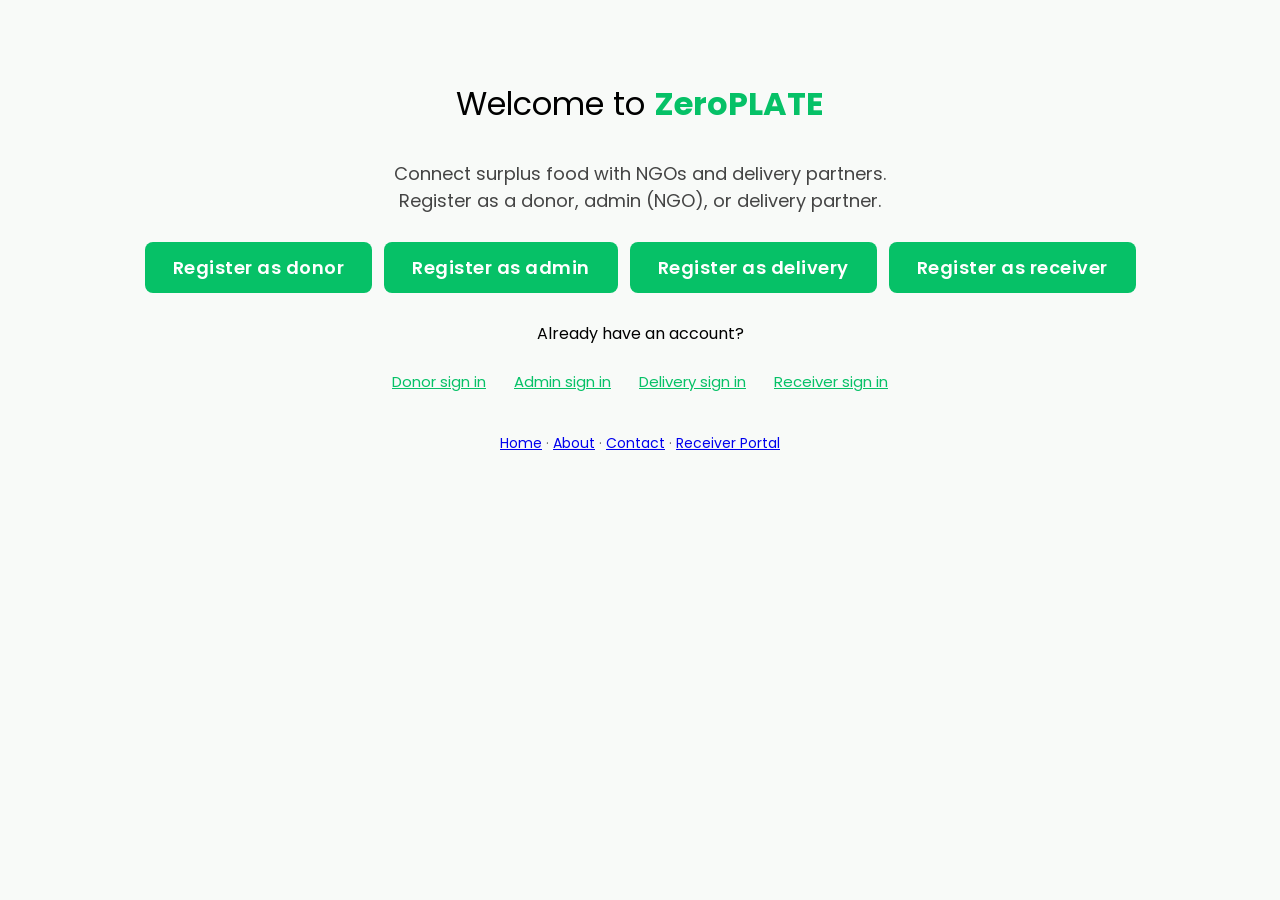
<file: MARK_X-main/MARK_X-main/index.html>
<!DOCTYPE html>
<html lang="en">
<head>
    <meta charset="UTF-8">
    <meta http-equiv="X-UA-Compatible" content="IE=edge">
    <meta name="viewport" content="width=device-width, initial-scale=1.0">
    <title>ZeroPLATE — Get started</title>
    <link rel="stylesheet" href="https://cdnjs.cloudflare.com/ajax/libs/font-awesome/6.3.0/css/all.min.css">
    <link rel="stylesheet" href="https://fonts.googleapis.com/css2?family=Poppins:wght@300;500;600;700&display=swap">
    <style>
        body { font-family: 'Poppins', sans-serif; margin: 0; padding: 24px; text-align: center; background: #f8faf8; }
        .logo { padding-top: 24px; font-size: 32px; }
        .para { font-size: 18px; color: #444; max-width: 520px; margin: 16px auto; line-height: 1.5; }
        .log { display: flex; flex-wrap: wrap; gap: 12px; justify-content: center; margin: 28px 0; }
        a.cta {
            display: inline-block; font-size: 18px; background: #06C167; padding: 12px 28px;
            text-decoration: none; font-weight: 600; color: #fff; border-radius: 8px; letter-spacing: 0.5px;
            transition: transform 0.2s, box-shadow 0.2s;
        }
        a.cta:hover { transform: translateY(-2px); box-shadow: 0 6px 20px rgba(6,193,103,0.35); }
        a.sub { color: #06C167; font-size: 15px; display: inline-block; margin: 8px 12px; }
        .footer-links { margin-top: 32px; font-size: 14px; color: #666; }
    </style>
</head>
<body>
    <p class="logo">Welcome to <b style="color: #06C167;">ZeroPLATE</b></p>
    <p class="para">Connect surplus food with NGOs and delivery partners. Register as a donor, admin (NGO), or delivery partner.</p>
    <div class="log">
        <a class="cta" href="signup.php">Register as donor</a>
        <a class="cta" href="admin/signup.php">Register as admin</a>
        <a class="cta" href="delivery/deliverysignup.php">Register as delivery</a>
        <a class="cta" href="receiver_portal.html">Register as receiver</a>
    </div>
    <p>Already have an account?</p>
    <a class="sub" href="signin.php">Donor sign in</a>
    <a class="sub" href="admin/login.php">Admin sign in</a>
    <a class="sub" href="delivery/deliverylogin.php">Delivery sign in</a>
    <a class="sub" href="receiver_portal.html">Receiver sign in</a>
    <div class="footer-links">
        <a href="home.html">Home</a> · <a href="about.html">About</a> · <a href="contact.html">Contact</a> · <a href="receiver_portal.html">Receiver Portal</a>
    </div>
</body>
</html>
</file>
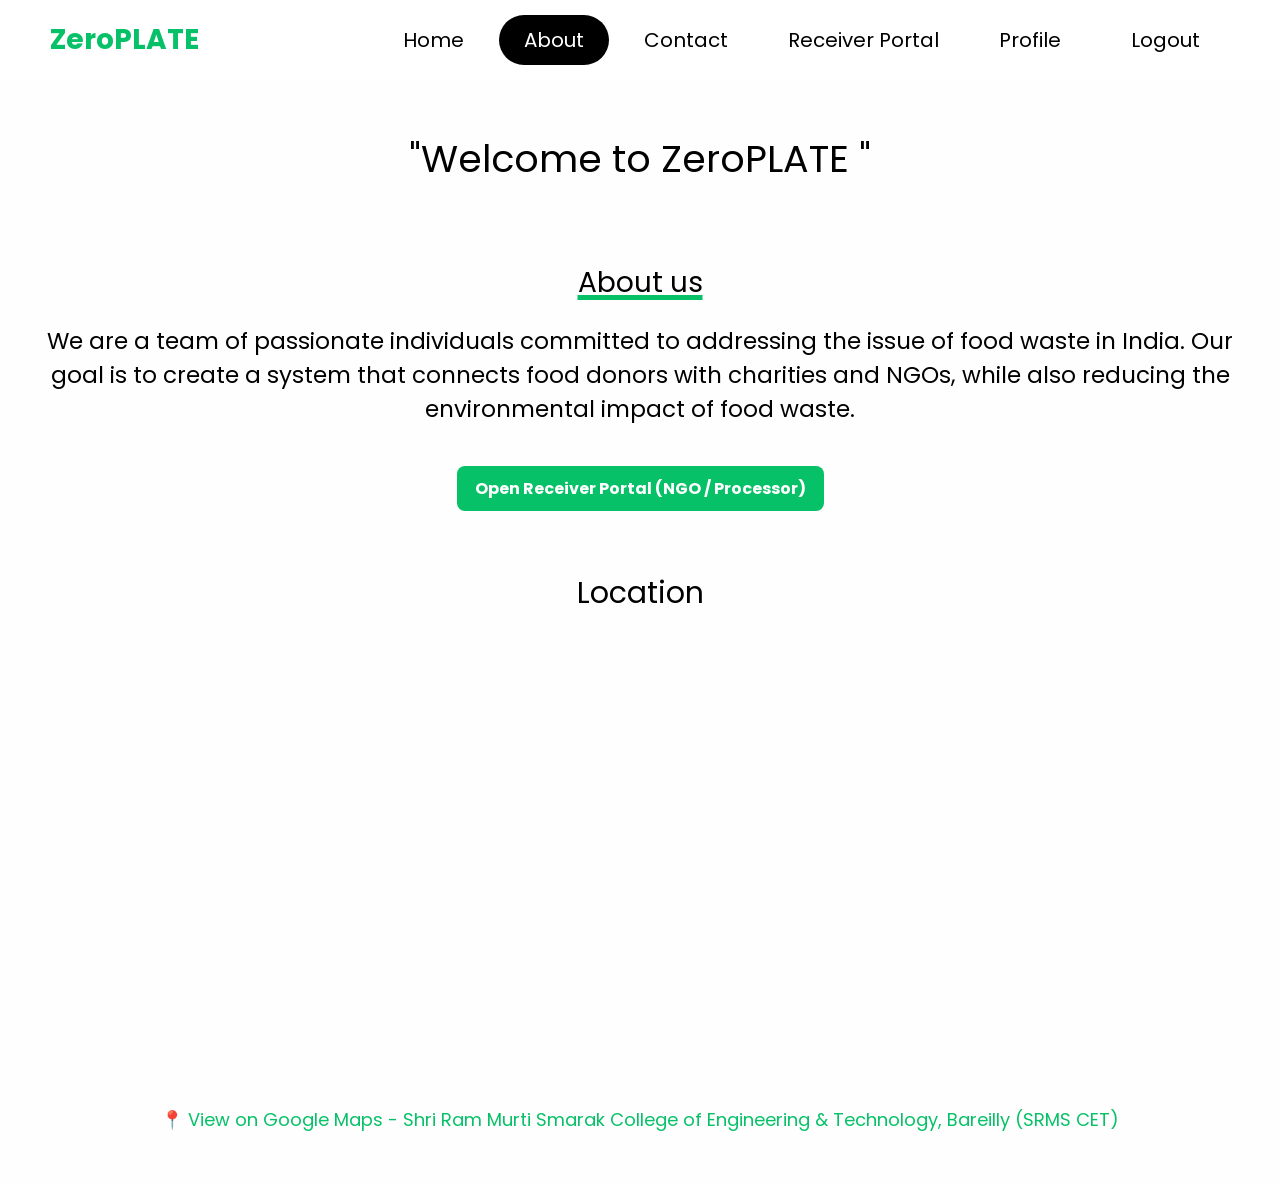
<file: MARK_X-main/MARK_X-main/about.html>
<!DOCTYPE html>
<html lang="en">
<head>
    <meta charset="UTF-8">
    <meta http-equiv="X-UA-Compatible" content="IE=edge">
    <meta name="viewport" content="width=device-width, initial-scale=1.0">
    <title>About Us - ZeroPLATE</title>
    <link rel="stylesheet" href="home.css">
    <link rel="stylesheet" href="https://unicons.iconscout.com/release/v4.0.0/css/line.css">
    <style>
        .notification-bell {
            position: relative;
            display: inline-block;
            cursor: pointer;
            margin-left: 10px;
        }
        .notification-bell i {
            font-size: 24px;
            color: #06C167;
        }
        .notification-badge {
            position: absolute;
            top: -5px;
            right: -5px;
            background: #e74c3c;
            color: white;
            border-radius: 50%;
            width: 20px;
            height: 20px;
            display: flex;
            align-items: center;
            justify-content: center;
            font-size: 12px;
            font-weight: bold;
        }
        .notification-panel {
            position: fixed;
            top: 80px;
            right: 20px;
            width: 350px;
            max-height: 500px;
            background: white;
            border-radius: 10px;
            box-shadow: 0 5px 25px rgba(0,0,0,0.2);
            z-index: 1000;
            display: none;
            overflow-y: auto;
        }
        .notification-panel.active {
            display: block;
        }
        .notification-header {
            padding: 15px;
            border-bottom: 1px solid #eee;
            display: flex;
            justify-content: space-between;
            align-items: center;
        }
        .notification-item {
            padding: 15px;
            border-bottom: 1px solid #eee;
            cursor: pointer;
            transition: background 0.3s;
        }
        .notification-item:hover {
            background: #f5f5f5;
        }
        .notification-item.new {
            background: #e8f5e9;
        }
    </style>
</head>
<body>
    <header>
        <div class="logo"><b style="color: #06C167;">ZeroPLATE</b></div>
        <div class="hamburger">
            <div class="line"></div>
            <div class="line"></div>
            <div class="line"></div>
        </div>
        <nav class="nav-bar">
            <ul>
                <li><a href="home.html" >Home</a></li>
                <li><a href="#about" class="active" >About</a></li>
                <li><a href="contact.html" >Contact</a></li>
                <li><a href="receiver_portal.html">Receiver Portal</a></li>
                <li><a href="profile.php" >Profile</a></li>
                <li>
                    <div class="notification-bell" id="notificationBell" role="button" tabindex="0" aria-label="Notifications" aria-expanded="false" aria-controls="notificationPanel" onclick="toggleNotifications()">
                        <i class="uil uil-bell" aria-hidden="true"></i>
                        <span class="notification-badge" id="notificationBadge" style="display: none;">0</span>
                    </div>
                </li>
                <li><a href="logout.php" >Logout</a></li>
            </ul>
        </nav>
    </header>
    
    <!-- Notification Panel -->
    <div class="notification-panel" id="notificationPanel" role="region" aria-label="Notifications list">
        <div class="notification-header">
            <h3>Notifications</h3>
            <button type="button" onclick="toggleNotifications()" aria-label="Close notifications" style="cursor: pointer; border: none; background: none; font-size: 1.2rem;">✕</button>
        </div>
        <div id="notificationList">
            <!-- Notifications will be loaded here -->
        </div>
    </div>
    <script>
        hamburger=document.querySelector(".hamburger");
        hamburger.onclick =function(){
            navBar=document.querySelector(".nav-bar");
            navBar.classList.toggle("active");
        }
    </script>
    <style>
       
        
        .coverc{
          width: 100%;
          height: 400px;
          background:url('img/about3.jpg')no-repeat;
    background-size: cover;
    display: grid;
    place-items:center;
    padding-top: 8rem;
 
        } 
        .title{
          font-size: 38px;
          text-align: center;
          align-items: center; 
        }
       
        .para p{
            font-size: 23px;
            margin-left: 20px;
            margin-right: 20px;
        }
          @media (max-width: 767px) {
            .para p{
               font-size: 16px;
               /* margin-left: 10px; */
              }
            #pptslide{
                height: 200px;
                width: 300px;

            }
            #map{
              height: 200px;
                width: 300px;


            }
            #overview{
              height: 200px;
                width: 300px;
            }
            
        .title{
          font-size: 28px;
          margin: 10px;
          text-align: center;
          align-items: center; 
        }
       

          }
     
    </style>
    <br>
    <br>
    <!-- <section class="coverc">
        
    
    </section> -->
    <p class="title">"Welcome to <u> ZeroPLATE</u> "</p>
    <br>
    <br>
    <br>
        <p class="heading">About us</p>
        <!-- <p  style=" font-size:30px ; text-align: center;" > ABOUT <span>US</span> </p> -->
      
        <!-- <br> -->
      <div class="para">
        <!-- <p>"Welcome to ZeroPLATE, India's largest and most trusted donating platform that connects donors to verified nonprofits. ZeroPLATE helps you become a ray of hope for people in need. Choose a cause that is close to your heart and join hands with millions of donors like you who aim to make this world a better place."</p> -->
      
        <p>We are a team of passionate individuals committed to addressing the issue of food waste in India. Our goal is to create a system that connects food donors with charities and NGOs, while also reducing the environmental impact of food waste.</p>
      </div>
      <div style="text-align:center; margin: 20px 0 10px 0;">
        <a href="receiver_portal.html" style="display:inline-block; padding: 10px 18px; background:#06C167; color:#fff; border-radius:8px; text-decoration:none; font-weight:700;">Open Receiver Portal (NGO / Processor)</a>
      </div>
      <br>
 
      
    
      <br>
      


<div class="map"  style="  text-align: center; padding-bottom: 50px;" >
<p  style=" font-size:30px ;" > Location  </p>
<iframe src="https://www.google.com/maps/embed?pb=!1m18!1m12!1m3!1d3539.1234567890123!2d79.4336943!3d28.4769351!2m3!1f0!2f0!3f0!3m2!1i1024!2i768!4f13.1!3m3!1m2!1s0x39a0093f19e7efb7%3A0xea5c3b8d960bc2cb!2sShri+Ram+Murti+Smarak+College+of+Engineering+%26+Technology%2C+Bareilly+(SRMS+CET)!5e0!3m2!1sen!2sin!4v1734567890123!5m2!1sen!2sin" width="777" height="473" style="border:0;" allowfullscreen="" loading="lazy" referrerpolicy="no-referrer-when-downgrade" id="map"></iframe>
<p style="margin-top: 10px;"><a href="https://www.google.com/maps/place/Shri+Ram+Murti+Smarak+College+of+Engineering+%26+Technology,+Bareilly+(SRMS+CET)/@28.4769351,79.4336943,17z/data=!3m1!4b1!4m6!3m5!1s0x39a0093f19e7efb7:0xea5c3b8d960bc2cb!8m2!3d28.4769351!4d79.4362692!16s%2Fg%2F11c2phj8yy?entry=ttu&g_ep=EgoyMDI1MTIwMi4wIKXMDSoASAFQAw%3D%3D" target="_blank" style="color: #06C167; text-decoration: none; font-size: 18px;">📍 View on Google Maps - Shri Ram Murti Smarak College of Engineering & Technology, Bareilly (SRMS CET)</a></p>
     </div>


     <!-- <p class="heading"> Our Story</p>
     <div class="para">
       <p>Our journey began with a realization that food waste is a significant problem in India. According to a report by the United Nations, India is the world's second-largest food producer, yet it also has one of the highest rates of food waste. This waste has a significant impact on the environment, as well as on food security in the country.</p>
     </div> -->
     <!-- <div class="overview"  style="  text-align: center; padding-bottom: 50px;" >
      <iframe frameborder="no" border="0" marginwidth="0" marginheight="0" width=1400 height=800 src="https://edrawcloudpublicus.s3.amazonaws.com/viewer/self/3094230/share/2023-3-2/1677763924/main.svg" id="overview"></iframe>
     </div> -->
    <script src="https://unicons.iconscout.com/release/v4.0.0/script/monochrome/bundle.js"></script>
    <script>
        setInterval(function() {
            checkForUpdates();
        }, 10000);

        function checkForUpdates() {
            fetch('check_user_updates.php')
                .then(response => response.json())
                .then(data => {
                    if(data.notificationCount > 0) {
                        document.getElementById('notificationBadge').textContent = data.notificationCount;
                        document.getElementById('notificationBadge').style.display = 'flex';
                        loadNotifications();
                    } else {
                        document.getElementById('notificationBadge').style.display = 'none';
                    }
                })
                .catch(error => console.error('Error:', error));
        }

        function loadNotifications() {
            fetch('get_user_notifications.php')
                .then(response => response.json())
                .then(data => {
                    const notificationList = document.getElementById('notificationList');
                    notificationList.innerHTML = '';
                    if(data.notifications.length === 0) {
                        notificationList.innerHTML = '<div style="padding: 20px; text-align: center; color: #666;">No new notifications</div>';
                    } else {
                        data.notifications.forEach(notif => {
                            const item = document.createElement('div');
                            item.className = 'notification-item' + (notif.isNew ? ' new' : '');
                            item.innerHTML = `
                                <div style="font-weight: bold; margin-bottom: 5px;">${notif.title}</div>
                                <div style="font-size: 12px; color: #666;">${notif.message}</div>
                                <div style="font-size: 11px; color: #999; margin-top: 5px;">${notif.time}</div>
                            `;
                            notificationList.appendChild(item);
                        });
                    }
                });
        }

        function toggleNotifications() {
            const panel = document.getElementById('notificationPanel');
            const bell = document.getElementById('notificationBell');
            panel.classList.toggle('active');
            const open = panel.classList.contains('active');
            if (bell) bell.setAttribute('aria-expanded', open ? 'true' : 'false');
            if(open) {
                loadNotifications();
            }
        }

        document.getElementById('notificationBell')?.addEventListener('keydown', function(e) {
            if (e.key === 'Enter' || e.key === ' ') {
                e.preventDefault();
                toggleNotifications();
            }
        });

        checkForUpdates();
    </script>
</body>
</html>
</file>
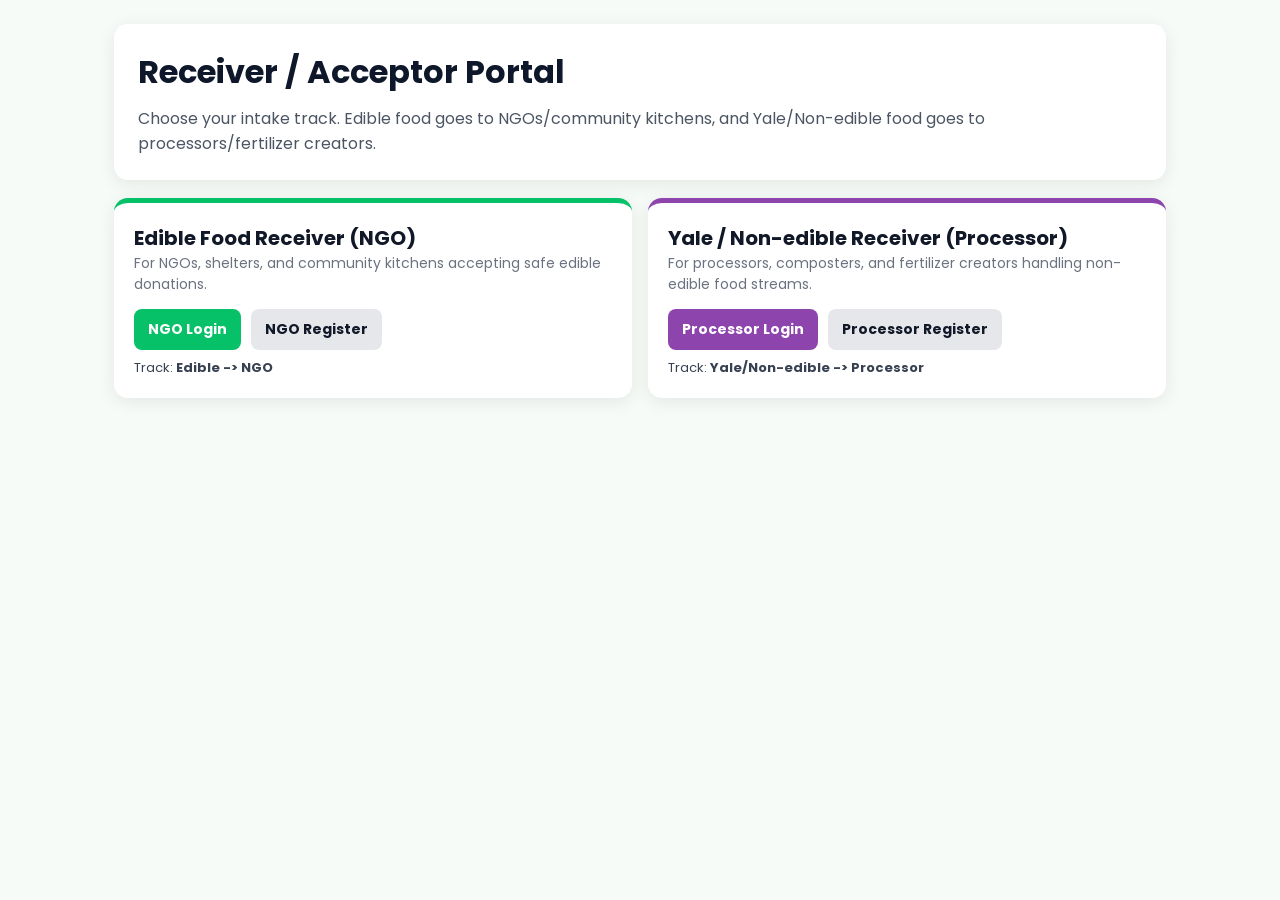
<file: MARK_X-main/MARK_X-main/receiver_portal.html>
<!DOCTYPE html>
<html lang="en">
<head>
    <meta charset="UTF-8">
    <meta name="viewport" content="width=device-width, initial-scale=1.0">
    <title>Receiver Portal - ZeroPLATE</title>
    <link rel="stylesheet" href="home.css">
    <style>
        body { background: #f6fbf8; margin: 0; font-family: Arial, sans-serif; }
        .wrap { max-width: 1100px; margin: 0 auto; padding: 24px; }
        .hero { background: #fff; border-radius: 14px; padding: 24px; box-shadow: 0 4px 18px rgba(0,0,0,.08); margin-bottom: 18px; }
        .hero h1 { margin: 0 0 10px; color: #0f172a; }
        .hero p { margin: 0; color: #4b5563; }
        .grid { display: grid; grid-template-columns: repeat(auto-fit, minmax(280px, 1fr)); gap: 16px; }
        .card { background: #fff; border-radius: 14px; box-shadow: 0 4px 18px rgba(0,0,0,.08); padding: 20px; border-top: 5px solid #06C167; }
        .card.processor { border-top-color: #8e44ad; }
        .card h2 { margin-top: 0; font-size: 20px; color: #111827; }
        .muted { color: #6b7280; font-size: 14px; line-height: 1.5; }
        .actions { display: flex; gap: 10px; flex-wrap: wrap; margin-top: 14px; }
        .btn { text-decoration: none; padding: 10px 14px; border-radius: 8px; display: inline-block; font-weight: 700; font-size: 14px; }
        .btn-primary { background: #06C167; color: #fff; }
        .btn-secondary { background: #e5e7eb; color: #111827; }
        .processor .btn-primary { background: #8e44ad; }
        .meta { margin-top: 8px; color: #374151; font-size: 13px; }
    </style>
</head>
<body>
    <div class="wrap">
        <div class="hero">
            <h1>Receiver / Acceptor Portal</h1>
            <p>Choose your intake track. Edible food goes to NGOs/community kitchens, and Yale/Non-edible food goes to processors/fertilizer creators.</p>
        </div>
        <div class="grid">
            <div class="card">
                <h2>Edible Food Receiver (NGO)</h2>
                <p class="muted">For NGOs, shelters, and community kitchens accepting safe edible donations.</p>
                <div class="actions">
                    <a class="btn btn-primary" href="org/login.php?track=ngo">NGO Login</a>
                    <a class="btn btn-secondary" href="org/signup.php?track=ngo">NGO Register</a>
                </div>
                <div class="meta">Track: <strong>Edible -> NGO</strong></div>
            </div>
            <div class="card processor">
                <h2>Yale / Non-edible Receiver (Processor)</h2>
                <p class="muted">For processors, composters, and fertilizer creators handling non-edible food streams.</p>
                <div class="actions">
                    <a class="btn btn-primary" href="org/login.php?track=processor">Processor Login</a>
                    <a class="btn btn-secondary" href="org/signup.php?track=processor">Processor Register</a>
                </div>
                <div class="meta">Track: <strong>Yale/Non-edible -> Processor</strong></div>
            </div>
        </div>
    </div>
</body>
</html>
</file>
<file: MARK_X-main/MARK_X-main/home.css>
@import url('https://fonts.googleapis.com/css2?family=Poppins:ital,wght@0,200;0,300;0,500;0,700;0,800;1,400;1,600&display=swap');
:root{
  --navcolor:white;
  --navfont:black;
  --green:#06C167;
  --box-shadow:0 .5rem 1rem rgba(0,0,0.1)
}
*{
  
  margin: 0;
  padding: 0;
  list-style: none;
  text-decoration: none;
  /* font-family:sans-serif; */
  box-sizing: border-box;
  font-family: 'Poppins', sans-serif;

}
body{
  background-color: #fefefe;
    /* margin: 0; */
  /* padding: 0; */

}
/* navigation bar  */
header{
  width: 100%;
  height: 80px;
  background-color: var(--navcolor);
  display: flex;
  justify-content: space-between;
  align-items: center;
  padding: 0 100px;
}
.logo{
  font-size: 28px;
  color:var(--navfont);
}
.hamburger{
  display:none;
}
.nav-bar ul{
  display: flex;
}
.nav-bar ul li a{
   display: block;
   color: var(--navfont);
   font-size: 20px ;
   padding:10px 25px;
   border-radius: 50px;
   transition: 0.2s;
   margin: 0 5px;

}
.nav-bar ul li a:hover{
  color: var(--navcolor);
  background-color: var(--navfont);
  border-radius: 50px;
}
.nav-bar ul li a.active{
  color:var(--navcolor);
  background-color: var(--navfont);
  /* border-bottom: 8px solid #06C167; */
 

}
@media only screen and (max-width:1320px){
  header{
    padding:0 50px;
  }
  .banner{
    width: 100%;
    height: 90vh;
    background:url('cover.jpeg')no-repeat;
  background-size: cover;
  display: grid;
  place-items:center;
  padding-top: 8rem;
  }
}
@media only screen and (max-width:1100px){
  header{
    padding:0 30px;
  }
}
@media only screen and (max-width:900px){
  
  .hamburger{
    display: block;
    cursor: pointer;
  }
  .hamburger .line{
    width:30px;
    height: 3px;
    background-color:var(--navfont);
    margin: 6px 0;
  }
  .nav-bar{
    height: 0;
    position: absolute;
    top:80px;
    left: 0;
    right: 0;
    width: 100vw;
    background-color: #06C167;
    transition: 0.2s;
    overflow: hidden;

  }
  .nav-bar.active {
    height: 450px;
    z-index: 10;
  }
 
  .nav-bar ul{
    display: block;
    width:fit-content;
    margin: 80px auto 0 auto;
    text-align: center;
    transition: 0.5s;
    opacity: 0;

  }
  .nav-bar.active ul {
    opacity: 1;

  }
  .nav-bar ul li a{
    margin-bottom: 12px;

  }
  .banner{
    background-image: none;
  }
}
/* nav end */

.banner{
  width: auto;
  height: auto;
  background:url('img/coverimage.jpeg')no-repeat;
  background-size: cover;
  display: grid;
  place-items:center;
  padding-top: 8rem;
}
@media only screen   
and (min-device-width : 1200px)  
  {


    .banner{
      
      align-items: flex-end;
    width: 100%;
     height:80vh;
    background:url('img/coverimage.jpeg')no-repeat;
    background-size: cover;
    display: grid;
    padding-top: 8rem;
    }
    .wrapper{
      padding:20px 40px 20px 40px;
    }
    
  
  }
.content
{
  padding: 20px;
  background-color: #06C167;

  z-index: 0;
}

.content p
{
  
  font-size: 1.1em;
  color:white;
  margin: 20px 0;
  font-weight: 400;
  max-width: 700px;
}
.banner a
{
  display: inline-block;
  font-size: 1em;
  background: #111;
  padding: 10px 30px;
  text-transform: uppercase;
  text-decoration: none;
  font-weight: 500;
  margin-top: 10px;
  color: #fff;
  letter-spacing: 2px;
  transition: 0.2s;
}
.banner a:hover
{
  letter-spacing: 6px;
}
.msg{
  height: 300px;
}


/* footer */
.footer {
  background-color: #414141;
  width: 100%;
  text-align: left;
  font-family: ;
  font-weight: bold;
  font-size: 16px;
  padding: 50px;
  margin-top: 50px;
}

.footer .footer-left,
.footer .footer-center,
.footer .footer-right {
  display: inline-block;
  vertical-align: top;
}


/* footer left*/

.footer .footer-left {
  width: 33%;
  padding-right: 15px;
}

.footer .about {
  line-height: 20px;
  color: #ffffff;
  font-size: 13px;
  font-weight: normal;
  margin: 0;
}

.footer .about span {
  display: block;
  color: #ffffff;
  font-size: 14px;
  font-weight: bold;
  margin-bottom: 20px;
}


/* footer center*/

.footer .footer-center {
  width: 30%;

}






.footer .footer-center p {
  display: inline-block;
  color: #ffffff;
  vertical-align: middle;
  margin: 0;
}

.footer .footer-center p span {
  display: block;
  color: #ffffff;
  font-size: 14px;
  font-weight: bold;
  margin-bottom: 20px;
}

.footer .footer-center p a {
  color: #06C167;
  text-decoration: none;
}


/* footer right*/

.footer .footer-right {
  width: 35%;
}

.footer h2 {
  color: #ffffff;
  font-size: 36px;
  font-weight: normal;
  margin: 0;
}

.footer h2 span {
  color: #06C167;
}

.footer .menu {
  color: #ffffff;
  margin: 20px 0 12px;
  padding: 0;
}

.footer .menu a {
  display: inline-block;
  line-height: 1.8;
  text-decoration: none;
  color: inherit;
}

.footer .menu a:hover {
  color: #06C167;
}

.footer .name {
  color: #06C167;
  font-size: 14px;
  font-weight: normal;
  margin: 0;
}
.deli {
  padding: 40px 20px;
  text-align: center;
  background: linear-gradient(135deg, #f5f5f5 0%, #ffffff 100%);
  display: block !important;
}
.deli .para{
  font-size: 20px;
  text-align: center;
  padding: 20px;
  color: #333;
  max-width: 800px;
  margin: 0 auto;
}
.deli img{
  max-width: 100%;
  height: auto;
  display: block;
  margin: 20px auto;
  border-radius: 15px;
  box-shadow: 0 4px 15px rgba(0,0,0,0.1);
}
.para{
  font-size: 20px;
  text-align: center;
  padding: 20px;
}

@media (max-width: 767px) {
  .content{
    /* padding: 10px; */
  }
  .deli .para{
    font-size: 23px; 
    text-align: center;
    

  }
  .deli {
    padding: 30px 15px;
  }
  .deli img{
   width: 100%;
   max-width: 400px;
   height: auto;
   display: block;
   margin: 20px auto;
  }
  .wrapper{
    grid-template-columns: 1fr;
    grid-gap: 15px;
  }
  .box{
    min-height: 200px;
  }
  .wrapper img{
    min-height: 200px;
  }
  
  .footer {
    font-size: 14px;
  }
  .footer .footer-left,
  .footer .footer-center,
  .footer .footer-right {
    display: block;
    width: 100%;
    margin-bottom: 60px;
    text-align: center;
  }
  .sociallist{
  
    padding-left: 60px;
    
  }
  
      

  
}

/* social */
.sociallist{
  margin-top: 20px;
  padding-top: 20px;
}
.social
{
  display: flex;
  justify-content: center;
  align-items: center;
  gap: 15px;
  flex-wrap: wrap;
  list-style: none;
  padding: 0;
  margin: 0;
}
.social li
{
  list-style: none;
  margin: 0;
}
.social li a
{
  display: flex;
  align-items: center;
  justify-content: center;
  width: 45px;
  height: 45px;
  border-radius: 50%;
  background: rgba(255, 255, 255, 0.1);
  transition: all 0.3s ease;
  text-decoration: none;
}
.social li a i {
  display: block;
  transition: transform 0.3s ease;
}
.social li a:hover
{
  background: rgba(255, 255, 255, 0.2);
  transform: translateY(-5px);
  box-shadow: 0 5px 15px rgba(0,0,0,0.3);
}
.social li a:hover i {
  transform: scale(1.2);
}

/* photo */

.photo{
  padding: 20px;
}

.wrapper{
  display: grid;
  grid-template-columns: repeat(auto-fit,minmax(250px,1fr));
  grid-gap: 20px;
  align-items: stretch;
  padding: 20px 0;
}
.box{
  overflow: hidden;
  border-radius: 20px;
  position: relative;
  min-height: 250px;
  background: #f5f5f5;
  box-shadow: 0 4px 15px rgba(0,0,0,0.1);
}
.wrapper img{
  width: 100%;
  height: 100%;
  min-height: 250px;
  object-fit: cover;
  border-radius: 20px;
  transition: 0.5s all ease-in-out;
  display: block;
}
.wrapper img:hover{
  transform: scale(1.05);
  box-shadow: 0 8px 25px rgba(0,0,0,0.2);
}
.heading{
 font-size: 28px;
 text-align: center;
 align-items: center; 
 text-decoration: underline 5px;
 text-decoration-color: #06C167;
}
.heading:hover{
  /* letter-spacing: 3px; */
}
</file>
